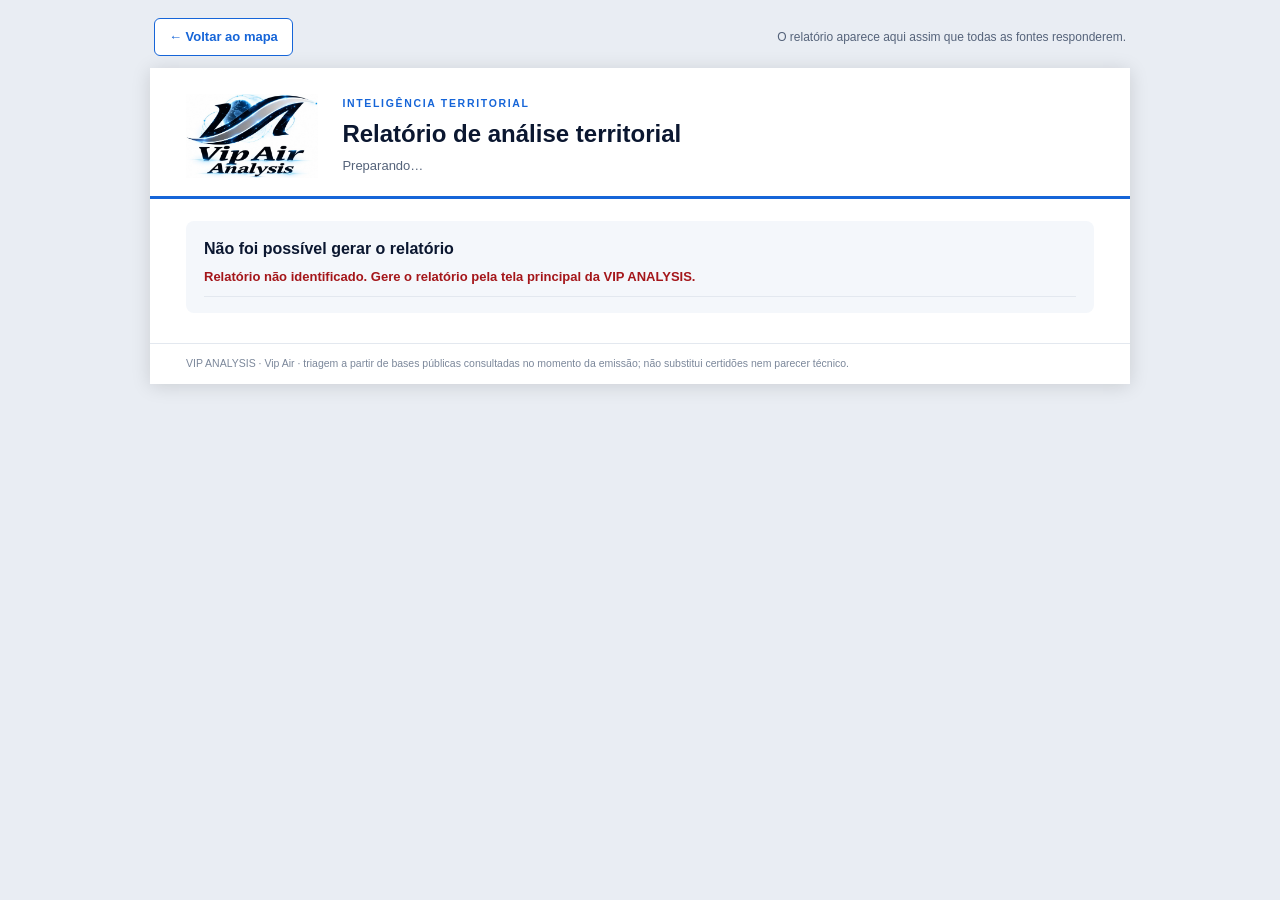
<file: relatorio.html>
<!doctype html>
<html lang="pt-BR">
<head>
<meta charset="utf-8">
<meta name="viewport" content="width=device-width,initial-scale=1">
<title>Relatório · VIP ANALYSIS</title>
<link rel="icon" href="assets/icone-64.png">
<style>
  * { box-sizing: border-box; }
  body { margin: 0; font: 13px/1.5 "Segoe UI", Inter, Arial, sans-serif; color: #0b1730; background: #e9edf3; }
  .barra-topo { max-width: 980px; margin: 18px auto 0; display: flex; justify-content: space-between; align-items: center; gap: 8px; padding: 0 4px; }
  .barra-topo button { border: 1px solid #1665d8; background: #fff; color: #1665d8; border-radius: 6px; padding: 8px 14px; font: inherit; font-weight: 600; cursor: pointer; }
  .barra-topo button:disabled { opacity: .45; cursor: wait; }
  .folha { max-width: 980px; margin: 12px auto 24px; background: #fff; box-shadow: 0 2px 18px #0002; }
  header { display: flex; gap: 24px; align-items: center; padding: 26px 36px 18px; border-bottom: 3px solid #1665d8; }
  header img { height: 84px; }
  header .eyebrow { font-size: 10.5px; letter-spacing: .16em; color: #1665d8; font-weight: 700; }
  header h1 { font-size: 24px; margin: 4px 0; }
  header .sub { color: #55637a; }
  main { padding: 22px 36px 30px; }
  .caixa { padding: 16px 18px; background: #f4f7fb; border-radius: 8px; }
  .caixa h2 { margin: 0 0 6px; font-size: 16px; }
  #texto { color: #33425c; }
  .progresso { height: 8px; background: #dfe7f1; border-radius: 5px; overflow: hidden; margin: 12px 0 8px; }
  .progresso i { display: block; height: 100%; width: 3%; background: linear-gradient(90deg, #1665d8, #6fb1ff); transition: width .3s; }
  .progresso.indef i { width: 35%; animation: vai 1.4s ease-in-out infinite; }
  @keyframes vai { 0% { margin-left: -35%; } 100% { margin-left: 100%; } }
  #vivo { max-height: 300px; overflow: auto; font-size: 12px; margin-top: 10px; border-top: 1px solid #e3e8ef; }
  #vivo div { padding: 3px 0; border-bottom: 1px dotted #e3e8ef; display: flex; gap: 8px; }
  #vivo b { flex: none; width: 70px; font-size: 10.5px; text-transform: uppercase; letter-spacing: .04em; }
  .s-dentro { color: #a4161a; } .s-proximo { color: #8a5a00; } .s-fora { color: #1f6b4f; } .s-info { color: #1d4ed8; } .s-falha, .s-sem_base { color: #6b7280; }
  .erro { color: #a4161a; font-weight: 600; }
  #acoesEspera button { margin-top: 10px; border: 0; background: #1665d8; color: #fff; border-radius: 6px; padding: 9px 14px; font: inherit; font-weight: 600; cursor: pointer; }
  footer { padding: 12px 36px; font-size: 10.5px; color: #7b879a; border-top: 1px solid #e3e8ef; }
</style>
</head>
<body>
<div class="barra-topo"><button id="voltar">← Voltar ao mapa</button><span style="font-size:12px;color:#55637a">O relatório aparece aqui assim que todas as fontes responderem.</span></div>
<div class="folha">
  <header><img src="assets/logo.jpg" alt="Vip Air Analysis"><div><div class="eyebrow">INTELIGÊNCIA TERRITORIAL</div><h1>Relatório de análise territorial</h1><div class="sub" id="nome">Preparando…</div></div></header>
  <main>
    <div class="caixa">
      <h2 id="titulo">Consultando as fontes oficiais</h2>
      <div id="texto">Conectando à tela principal da VIP ANALYSIS…</div>
      <div class="progresso indef" id="prog"><i id="barra"></i></div>
      <div id="acoesEspera"></div>
      <div id="vivo"></div>
    </div>
  </main>
  <footer>VIP ANALYSIS · Vip Air · triagem a partir de bases públicas consultadas no momento da emissão; não substitui certidões nem parecer técnico.</footer>
</div>
<script src="js/pagina-relatorio.js"></script>
</body>
</html>
</file>
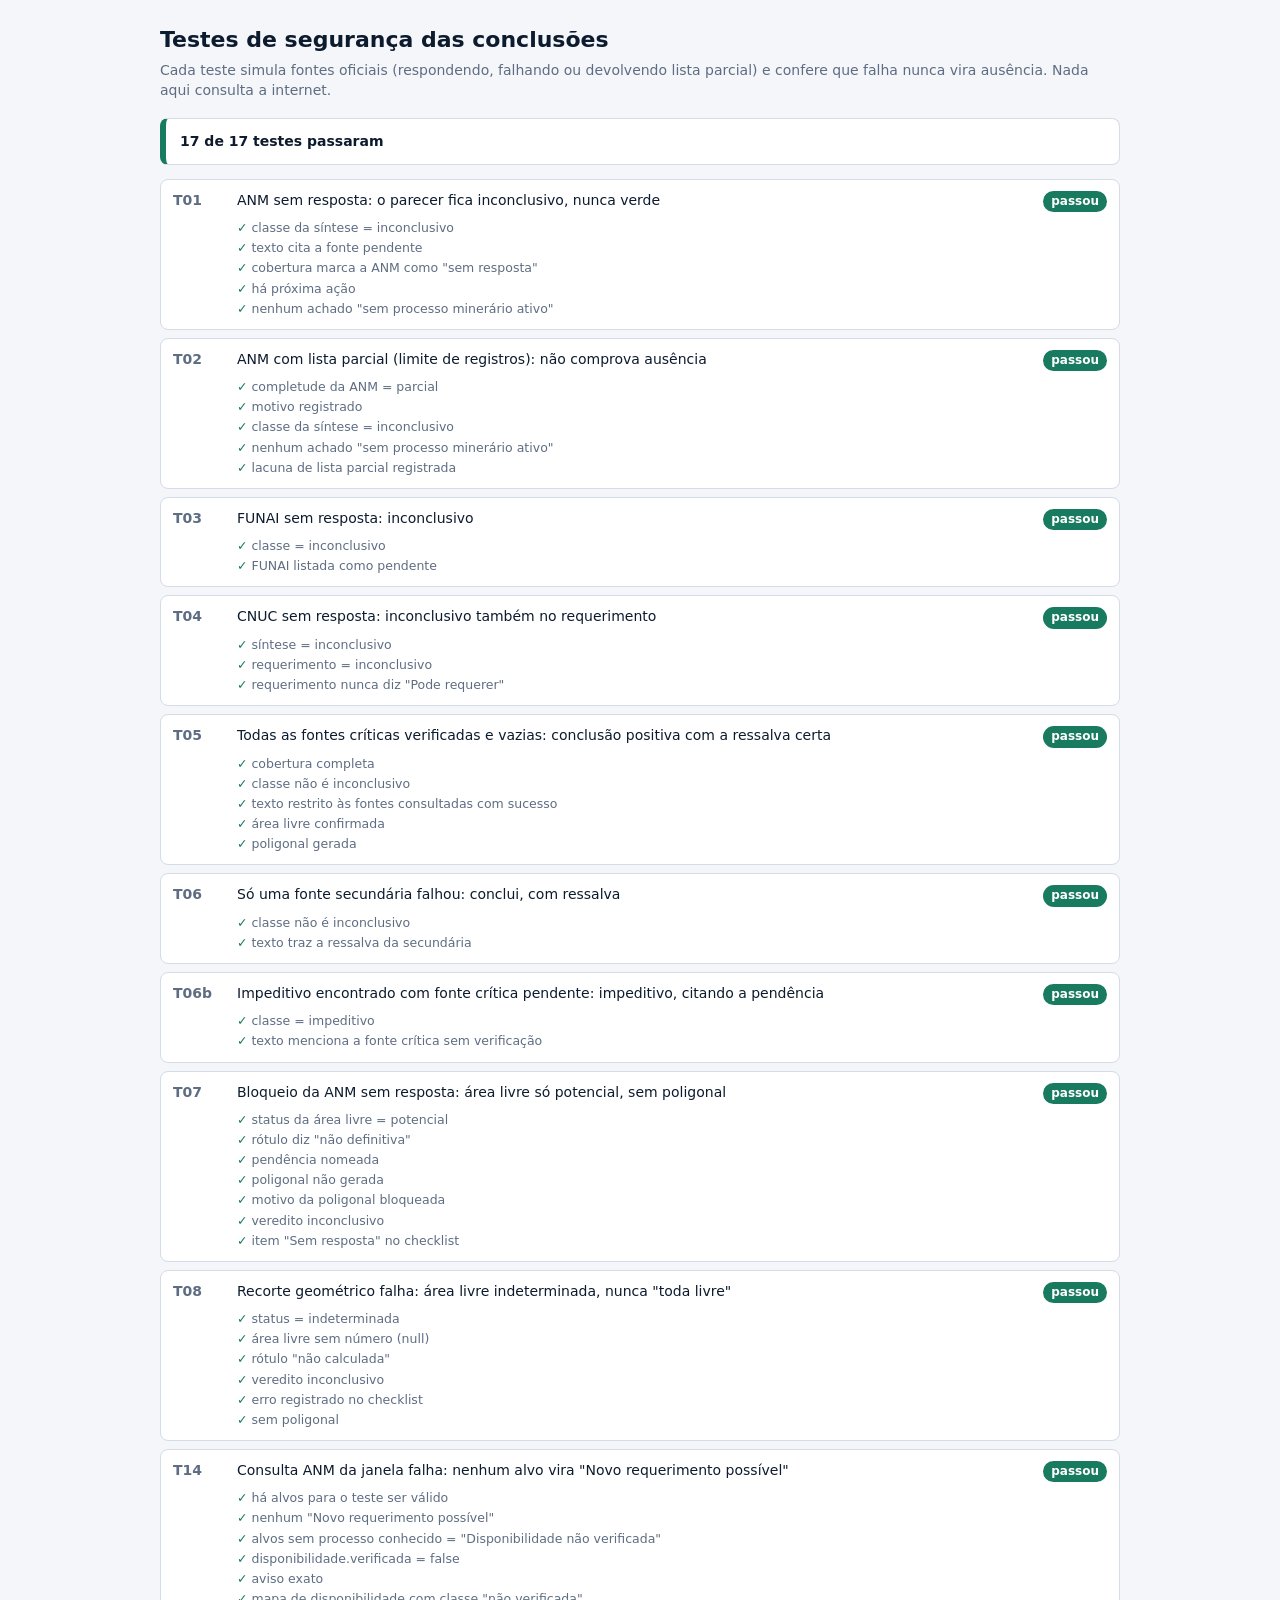
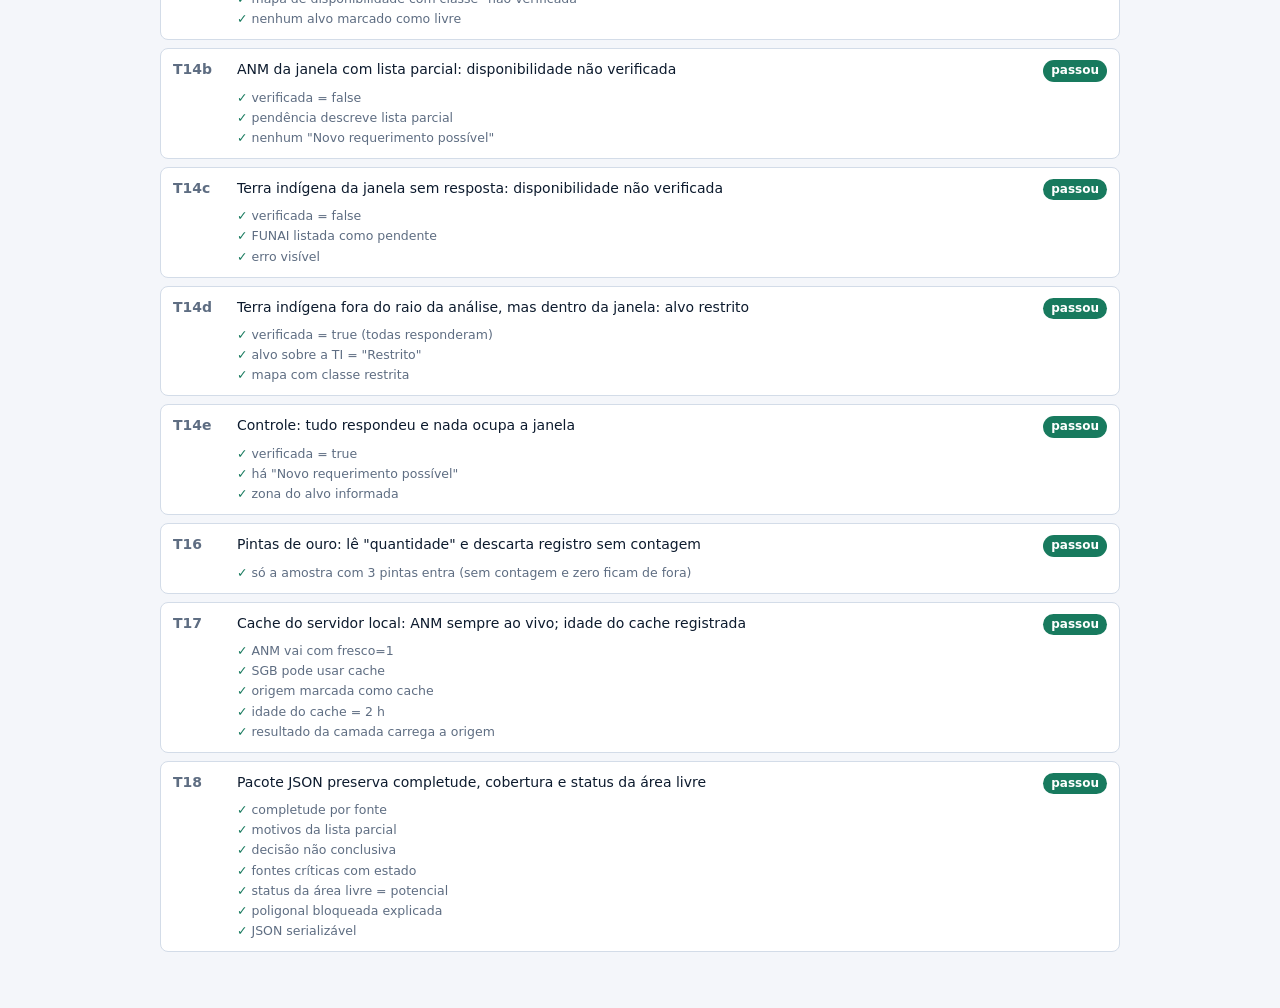
<file: testes.html>
<!doctype html>
<html lang="pt-BR">
<head>
<meta charset="utf-8">
<meta name="viewport" content="width=device-width, initial-scale=1">
<title>VIP ANALYSIS — testes de segurança</title>
<link rel="stylesheet" href="lib/leaflet/leaflet.css">
<style>
  :root { --tinta: #0d1b2e; --muted: #5e6d82; --borda: #d3dce8; --ok: #187a5e; --falha: #b3121d; --fundo: #f4f6fa; }
  body { margin: 0; font: 14px/1.45 system-ui, -apple-system, "Segoe UI", sans-serif; color: var(--tinta); background: var(--fundo); }
  main { max-width: 960px; margin: 0 auto; padding: 24px 16px 48px; }
  h1 { font-size: 22px; margin: 0 0 4px; }
  .sub { color: var(--muted); margin: 0 0 18px; }
  #resumo { padding: 12px 14px; border-radius: 8px; background: #fff; border: 1px solid var(--borda); border-left: 6px solid var(--muted); font-weight: 700; margin-bottom: 14px; }
  #resumo.ok { border-left-color: var(--ok); } #resumo.falha { border-left-color: var(--falha); }
  .teste { background: #fff; border: 1px solid var(--borda); border-radius: 8px; padding: 10px 12px; margin-bottom: 8px; }
  .teste .cab { display: grid; grid-template-columns: 54px 1fr auto; gap: 10px; align-items: baseline; }
  .teste .id { font-weight: 800; color: var(--muted); }
  .teste .res { font-weight: 800; font-size: 12px; padding: 2px 8px; border-radius: 999px; color: #fff; background: var(--muted); }
  .teste.ok .res { background: var(--ok); } .teste.falha .res { background: var(--falha); }
  .teste ul { margin: 6px 0 0 64px; padding: 0; list-style: none; font-size: 12.5px; }
  .teste li { padding: 1px 0; } .teste li.x { color: var(--falha); font-weight: 600; } .teste li.v { color: var(--muted); }
  .teste li.v::before { content: "✓ "; color: var(--ok); } .teste li.x::before { content: "✗ "; }
  .teste pre { margin: 6px 0 0 64px; font-size: 11.5px; color: var(--falha); white-space: pre-wrap; }
</style>
</head>
<body>
<main>
  <h1>Testes de segurança das conclusões</h1>
  <p class="sub">Cada teste simula fontes oficiais (respondendo, falhando ou devolvendo lista parcial) e confere que falha nunca vira ausência. Nada aqui consulta a internet.</p>
  <div id="resumo">Rodando…</div>
  <div id="lista"></div>
</main>
<script src="lib/leaflet/leaflet.js"></script>
<script src="lib/turf.min.js"></script>
<script src="lib/proj4.js"></script>
<script src="js/util.js"></script>
<script src="js/catalogo.js"></script>
<script src="js/catalogo-extra.js"></script>
<script src="js/mapa.js"></script>
<script src="js/filtros.js"></script>
<script src="js/analise.js"></script>
<script src="js/alvo.js"></script>
<script src="js/requerimento.js"></script>
<script src="js/favorabilidade.js"></script>
<script src="js/local.js"></script>
<script src="js/regras.js"></script>
<script src="js/relatorio.js"></script>
<script src="js/testes.js"></script>
</body>
</html>
</file>
<file: lib/leaflet/leaflet.css>
/* required styles */

.leaflet-pane,
.leaflet-tile,
.leaflet-marker-icon,
.leaflet-marker-shadow,
.leaflet-tile-container,
.leaflet-pane > svg,
.leaflet-pane > canvas,
.leaflet-zoom-box,
.leaflet-image-layer,
.leaflet-layer {
	position: absolute;
	left: 0;
	top: 0;
	}
.leaflet-container {
	overflow: hidden;
	}
.leaflet-tile,
.leaflet-marker-icon,
.leaflet-marker-shadow {
	-webkit-user-select: none;
	   -moz-user-select: none;
	        user-select: none;
	  -webkit-user-drag: none;
	}
/* Prevents IE11 from highlighting tiles in blue */
.leaflet-tile::selection {
	background: transparent;
}
/* Safari renders non-retina tile on retina better with this, but Chrome is worse */
.leaflet-safari .leaflet-tile {
	image-rendering: -webkit-optimize-contrast;
	}
/* hack that prevents hw layers "stretching" when loading new tiles */
.leaflet-safari .leaflet-tile-container {
	width: 1600px;
	height: 1600px;
	-webkit-transform-origin: 0 0;
	}
.leaflet-marker-icon,
.leaflet-marker-shadow {
	display: block;
	}
/* .leaflet-container svg: reset svg max-width decleration shipped in Joomla! (joomla.org) 3.x */
/* .leaflet-container img: map is broken in FF if you have max-width: 100% on tiles */
.leaflet-container .leaflet-overlay-pane svg {
	max-width: none !important;
	max-height: none !important;
	}
.leaflet-container .leaflet-marker-pane img,
.leaflet-container .leaflet-shadow-pane img,
.leaflet-container .leaflet-tile-pane img,
.leaflet-container img.leaflet-image-layer,
.leaflet-container .leaflet-tile {
	max-width: none !important;
	max-height: none !important;
	width: auto;
	padding: 0;
	}

.leaflet-container img.leaflet-tile {
	/* See: https://bugs.chromium.org/p/chromium/issues/detail?id=600120 */
	mix-blend-mode: plus-lighter;
}

.leaflet-container.leaflet-touch-zoom {
	-ms-touch-action: pan-x pan-y;
	touch-action: pan-x pan-y;
	}
.leaflet-container.leaflet-touch-drag {
	-ms-touch-action: pinch-zoom;
	/* Fallback for FF which doesn't support pinch-zoom */
	touch-action: none;
	touch-action: pinch-zoom;
}
.leaflet-container.leaflet-touch-drag.leaflet-touch-zoom {
	-ms-touch-action: none;
	touch-action: none;
}
.leaflet-container {
	-webkit-tap-highlight-color: transparent;
}
.leaflet-container a {
	-webkit-tap-highlight-color: rgba(51, 181, 229, 0.4);
}
.leaflet-tile {
	filter: inherit;
	visibility: hidden;
	}
.leaflet-tile-loaded {
	visibility: inherit;
	}
.leaflet-zoom-box {
	width: 0;
	height: 0;
	-moz-box-sizing: border-box;
	     box-sizing: border-box;
	z-index: 800;
	}
/* workaround for https://bugzilla.mozilla.org/show_bug.cgi?id=888319 */
.leaflet-overlay-pane svg {
	-moz-user-select: none;
	}

.leaflet-pane         { z-index: 400; }

.leaflet-tile-pane    { z-index: 200; }
.leaflet-overlay-pane { z-index: 400; }
.leaflet-shadow-pane  { z-index: 500; }
.leaflet-marker-pane  { z-index: 600; }
.leaflet-tooltip-pane   { z-index: 650; }
.leaflet-popup-pane   { z-index: 700; }

.leaflet-map-pane canvas { z-index: 100; }
.leaflet-map-pane svg    { z-index: 200; }

.leaflet-vml-shape {
	width: 1px;
	height: 1px;
	}
.lvml {
	behavior: url(#default#VML);
	display: inline-block;
	position: absolute;
	}


/* control positioning */

.leaflet-control {
	position: relative;
	z-index: 800;
	pointer-events: visiblePainted; /* IE 9-10 doesn't have auto */
	pointer-events: auto;
	}
.leaflet-top,
.leaflet-bottom {
	position: absolute;
	z-index: 1000;
	pointer-events: none;
	}
.leaflet-top {
	top: 0;
	}
.leaflet-right {
	right: 0;
	}
.leaflet-bottom {
	bottom: 0;
	}
.leaflet-left {
	left: 0;
	}
.leaflet-control {
	float: left;
	clear: both;
	}
.leaflet-right .leaflet-control {
	float: right;
	}
.leaflet-top .leaflet-control {
	margin-top: 10px;
	}
.leaflet-bottom .leaflet-control {
	margin-bottom: 10px;
	}
.leaflet-left .leaflet-control {
	margin-left: 10px;
	}
.leaflet-right .leaflet-control {
	margin-right: 10px;
	}


/* zoom and fade animations */

.leaflet-fade-anim .leaflet-popup {
	opacity: 0;
	-webkit-transition: opacity 0.2s linear;
	   -moz-transition: opacity 0.2s linear;
	        transition: opacity 0.2s linear;
	}
.leaflet-fade-anim .leaflet-map-pane .leaflet-popup {
	opacity: 1;
	}
.leaflet-zoom-animated {
	-webkit-transform-origin: 0 0;
	    -ms-transform-origin: 0 0;
	        transform-origin: 0 0;
	}
svg.leaflet-zoom-animated {
	will-change: transform;
}

.leaflet-zoom-anim .leaflet-zoom-animated {
	-webkit-transition: -webkit-transform 0.25s cubic-bezier(0,0,0.25,1);
	   -moz-transition:    -moz-transform 0.25s cubic-bezier(0,0,0.25,1);
	        transition:         transform 0.25s cubic-bezier(0,0,0.25,1);
	}
.leaflet-zoom-anim .leaflet-tile,
.leaflet-pan-anim .leaflet-tile {
	-webkit-transition: none;
	   -moz-transition: none;
	        transition: none;
	}

.leaflet-zoom-anim .leaflet-zoom-hide {
	visibility: hidden;
	}


/* cursors */

.leaflet-interactive {
	cursor: pointer;
	}
.leaflet-grab {
	cursor: -webkit-grab;
	cursor:    -moz-grab;
	cursor:         grab;
	}
.leaflet-crosshair,
.leaflet-crosshair .leaflet-interactive {
	cursor: crosshair;
	}
.leaflet-popup-pane,
.leaflet-control {
	cursor: auto;
	}
.leaflet-dragging .leaflet-grab,
.leaflet-dragging .leaflet-grab .leaflet-interactive,
.leaflet-dragging .leaflet-marker-draggable {
	cursor: move;
	cursor: -webkit-grabbing;
	cursor:    -moz-grabbing;
	cursor:         grabbing;
	}

/* marker & overlays interactivity */
.leaflet-marker-icon,
.leaflet-marker-shadow,
.leaflet-image-layer,
.leaflet-pane > svg path,
.leaflet-tile-container {
	pointer-events: none;
	}

.leaflet-marker-icon.leaflet-interactive,
.leaflet-image-layer.leaflet-interactive,
.leaflet-pane > svg path.leaflet-interactive,
svg.leaflet-image-layer.leaflet-interactive path {
	pointer-events: visiblePainted; /* IE 9-10 doesn't have auto */
	pointer-events: auto;
	}

/* visual tweaks */

.leaflet-container {
	background: #ddd;
	outline-offset: 1px;
	}
.leaflet-container a {
	color: #0078A8;
	}
.leaflet-zoom-box {
	border: 2px dotted #38f;
	background: rgba(255,255,255,0.5);
	}


/* general typography */
.leaflet-container {
	font-family: "Helvetica Neue", Arial, Helvetica, sans-serif;
	font-size: 12px;
	font-size: 0.75rem;
	line-height: 1.5;
	}


/* general toolbar styles */

.leaflet-bar {
	box-shadow: 0 1px 5px rgba(0,0,0,0.65);
	border-radius: 4px;
	}
.leaflet-bar a {
	background-color: #fff;
	border-bottom: 1px solid #ccc;
	width: 26px;
	height: 26px;
	line-height: 26px;
	display: block;
	text-align: center;
	text-decoration: none;
	color: black;
	}
.leaflet-bar a,
.leaflet-control-layers-toggle {
	background-position: 50% 50%;
	background-repeat: no-repeat;
	display: block;
	}
.leaflet-bar a:hover,
.leaflet-bar a:focus {
	background-color: #f4f4f4;
	}
.leaflet-bar a:first-child {
	border-top-left-radius: 4px;
	border-top-right-radius: 4px;
	}
.leaflet-bar a:last-child {
	border-bottom-left-radius: 4px;
	border-bottom-right-radius: 4px;
	border-bottom: none;
	}
.leaflet-bar a.leaflet-disabled {
	cursor: default;
	background-color: #f4f4f4;
	color: #bbb;
	}

.leaflet-touch .leaflet-bar a {
	width: 30px;
	height: 30px;
	line-height: 30px;
	}
.leaflet-touch .leaflet-bar a:first-child {
	border-top-left-radius: 2px;
	border-top-right-radius: 2px;
	}
.leaflet-touch .leaflet-bar a:last-child {
	border-bottom-left-radius: 2px;
	border-bottom-right-radius: 2px;
	}

/* zoom control */

.leaflet-control-zoom-in,
.leaflet-control-zoom-out {
	font: bold 18px 'Lucida Console', Monaco, monospace;
	text-indent: 1px;
	}

.leaflet-touch .leaflet-control-zoom-in, .leaflet-touch .leaflet-control-zoom-out  {
	font-size: 22px;
	}


/* layers control */

.leaflet-control-layers {
	box-shadow: 0 1px 5px rgba(0,0,0,0.4);
	background: #fff;
	border-radius: 5px;
	}
.leaflet-control-layers-toggle {
	background-image: url(images/layers.png);
	width: 36px;
	height: 36px;
	}
.leaflet-retina .leaflet-control-layers-toggle {
	background-image: url(images/layers-2x.png);
	background-size: 26px 26px;
	}
.leaflet-touch .leaflet-control-layers-toggle {
	width: 44px;
	height: 44px;
	}
.leaflet-control-layers .leaflet-control-layers-list,
.leaflet-control-layers-expanded .leaflet-control-layers-toggle {
	display: none;
	}
.leaflet-control-layers-expanded .leaflet-control-layers-list {
	display: block;
	position: relative;
	}
.leaflet-control-layers-expanded {
	padding: 6px 10px 6px 6px;
	color: #333;
	background: #fff;
	}
.leaflet-control-layers-scrollbar {
	overflow-y: scroll;
	overflow-x: hidden;
	padding-right: 5px;
	}
.leaflet-control-layers-selector {
	margin-top: 2px;
	position: relative;
	top: 1px;
	}
.leaflet-control-layers label {
	display: block;
	font-size: 13px;
	font-size: 1.08333em;
	}
.leaflet-control-layers-separator {
	height: 0;
	border-top: 1px solid #ddd;
	margin: 5px -10px 5px -6px;
	}

/* Default icon URLs */
.leaflet-default-icon-path { /* used only in path-guessing heuristic, see L.Icon.Default */
	background-image: url(images/marker-icon.png);
	}


/* attribution and scale controls */

.leaflet-container .leaflet-control-attribution {
	background: #fff;
	background: rgba(255, 255, 255, 0.8);
	margin: 0;
	}
.leaflet-control-attribution,
.leaflet-control-scale-line {
	padding: 0 5px;
	color: #333;
	line-height: 1.4;
	}
.leaflet-control-attribution a {
	text-decoration: none;
	}
.leaflet-control-attribution a:hover,
.leaflet-control-attribution a:focus {
	text-decoration: underline;
	}
.leaflet-attribution-flag {
	display: inline !important;
	vertical-align: baseline !important;
	width: 1em;
	height: 0.6669em;
	}
.leaflet-left .leaflet-control-scale {
	margin-left: 5px;
	}
.leaflet-bottom .leaflet-control-scale {
	margin-bottom: 5px;
	}
.leaflet-control-scale-line {
	border: 2px solid #777;
	border-top: none;
	line-height: 1.1;
	padding: 2px 5px 1px;
	white-space: nowrap;
	-moz-box-sizing: border-box;
	     box-sizing: border-box;
	background: rgba(255, 255, 255, 0.8);
	text-shadow: 1px 1px #fff;
	}
.leaflet-control-scale-line:not(:first-child) {
	border-top: 2px solid #777;
	border-bottom: none;
	margin-top: -2px;
	}
.leaflet-control-scale-line:not(:first-child):not(:last-child) {
	border-bottom: 2px solid #777;
	}

.leaflet-touch .leaflet-control-attribution,
.leaflet-touch .leaflet-control-layers,
.leaflet-touch .leaflet-bar {
	box-shadow: none;
	}
.leaflet-touch .leaflet-control-layers,
.leaflet-touch .leaflet-bar {
	border: 2px solid rgba(0,0,0,0.2);
	background-clip: padding-box;
	}


/* popup */

.leaflet-popup {
	position: absolute;
	text-align: center;
	margin-bottom: 20px;
	}
.leaflet-popup-content-wrapper {
	padding: 1px;
	text-align: left;
	border-radius: 12px;
	}
.leaflet-popup-content {
	margin: 13px 24px 13px 20px;
	line-height: 1.3;
	font-size: 13px;
	font-size: 1.08333em;
	min-height: 1px;
	}
.leaflet-popup-content p {
	margin: 17px 0;
	margin: 1.3em 0;
	}
.leaflet-popup-tip-container {
	width: 40px;
	height: 20px;
	position: absolute;
	left: 50%;
	margin-top: -1px;
	margin-left: -20px;
	overflow: hidden;
	pointer-events: none;
	}
.leaflet-popup-tip {
	width: 17px;
	height: 17px;
	padding: 1px;

	margin: -10px auto 0;
	pointer-events: auto;

	-webkit-transform: rotate(45deg);
	   -moz-transform: rotate(45deg);
	    -ms-transform: rotate(45deg);
	        transform: rotate(45deg);
	}
.leaflet-popup-content-wrapper,
.leaflet-popup-tip {
	background: white;
	color: #333;
	box-shadow: 0 3px 14px rgba(0,0,0,0.4);
	}
.leaflet-container a.leaflet-popup-close-button {
	position: absolute;
	top: 0;
	right: 0;
	border: none;
	text-align: center;
	width: 24px;
	height: 24px;
	font: 16px/24px Tahoma, Verdana, sans-serif;
	color: #757575;
	text-decoration: none;
	background: transparent;
	}
.leaflet-container a.leaflet-popup-close-button:hover,
.leaflet-container a.leaflet-popup-close-button:focus {
	color: #585858;
	}
.leaflet-popup-scrolled {
	overflow: auto;
	}

.leaflet-oldie .leaflet-popup-content-wrapper {
	-ms-zoom: 1;
	}
.leaflet-oldie .leaflet-popup-tip {
	width: 24px;
	margin: 0 auto;

	-ms-filter: "progid:DXImageTransform.Microsoft.Matrix(M11=0.70710678, M12=0.70710678, M21=-0.70710678, M22=0.70710678)";
	filter: progid:DXImageTransform.Microsoft.Matrix(M11=0.70710678, M12=0.70710678, M21=-0.70710678, M22=0.70710678);
	}

.leaflet-oldie .leaflet-control-zoom,
.leaflet-oldie .leaflet-control-layers,
.leaflet-oldie .leaflet-popup-content-wrapper,
.leaflet-oldie .leaflet-popup-tip {
	border: 1px solid #999;
	}


/* div icon */

.leaflet-div-icon {
	background: #fff;
	border: 1px solid #666;
	}


/* Tooltip */
/* Base styles for the element that has a tooltip */
.leaflet-tooltip {
	position: absolute;
	padding: 6px;
	background-color: #fff;
	border: 1px solid #fff;
	border-radius: 3px;
	color: #222;
	white-space: nowrap;
	-webkit-user-select: none;
	-moz-user-select: none;
	-ms-user-select: none;
	user-select: none;
	pointer-events: none;
	box-shadow: 0 1px 3px rgba(0,0,0,0.4);
	}
.leaflet-tooltip.leaflet-interactive {
	cursor: pointer;
	pointer-events: auto;
	}
.leaflet-tooltip-top:before,
.leaflet-tooltip-bottom:before,
.leaflet-tooltip-left:before,
.leaflet-tooltip-right:before {
	position: absolute;
	pointer-events: none;
	border: 6px solid transparent;
	background: transparent;
	content: "";
	}

/* Directions */

.leaflet-tooltip-bottom {
	margin-top: 6px;
}
.leaflet-tooltip-top {
	margin-top: -6px;
}
.leaflet-tooltip-bottom:before,
.leaflet-tooltip-top:before {
	left: 50%;
	margin-left: -6px;
	}
.leaflet-tooltip-top:before {
	bottom: 0;
	margin-bottom: -12px;
	border-top-color: #fff;
	}
.leaflet-tooltip-bottom:before {
	top: 0;
	margin-top: -12px;
	margin-left: -6px;
	border-bottom-color: #fff;
	}
.leaflet-tooltip-left {
	margin-left: -6px;
}
.leaflet-tooltip-right {
	margin-left: 6px;
}
.leaflet-tooltip-left:before,
.leaflet-tooltip-right:before {
	top: 50%;
	margin-top: -6px;
	}
.leaflet-tooltip-left:before {
	right: 0;
	margin-right: -12px;
	border-left-color: #fff;
	}
.leaflet-tooltip-right:before {
	left: 0;
	margin-left: -12px;
	border-right-color: #fff;
	}

/* Printing */

@media print {
	/* Prevent printers from removing background-images of controls. */
	.leaflet-control {
		-webkit-print-color-adjust: exact;
		print-color-adjust: exact;
		}
	}
</file>
